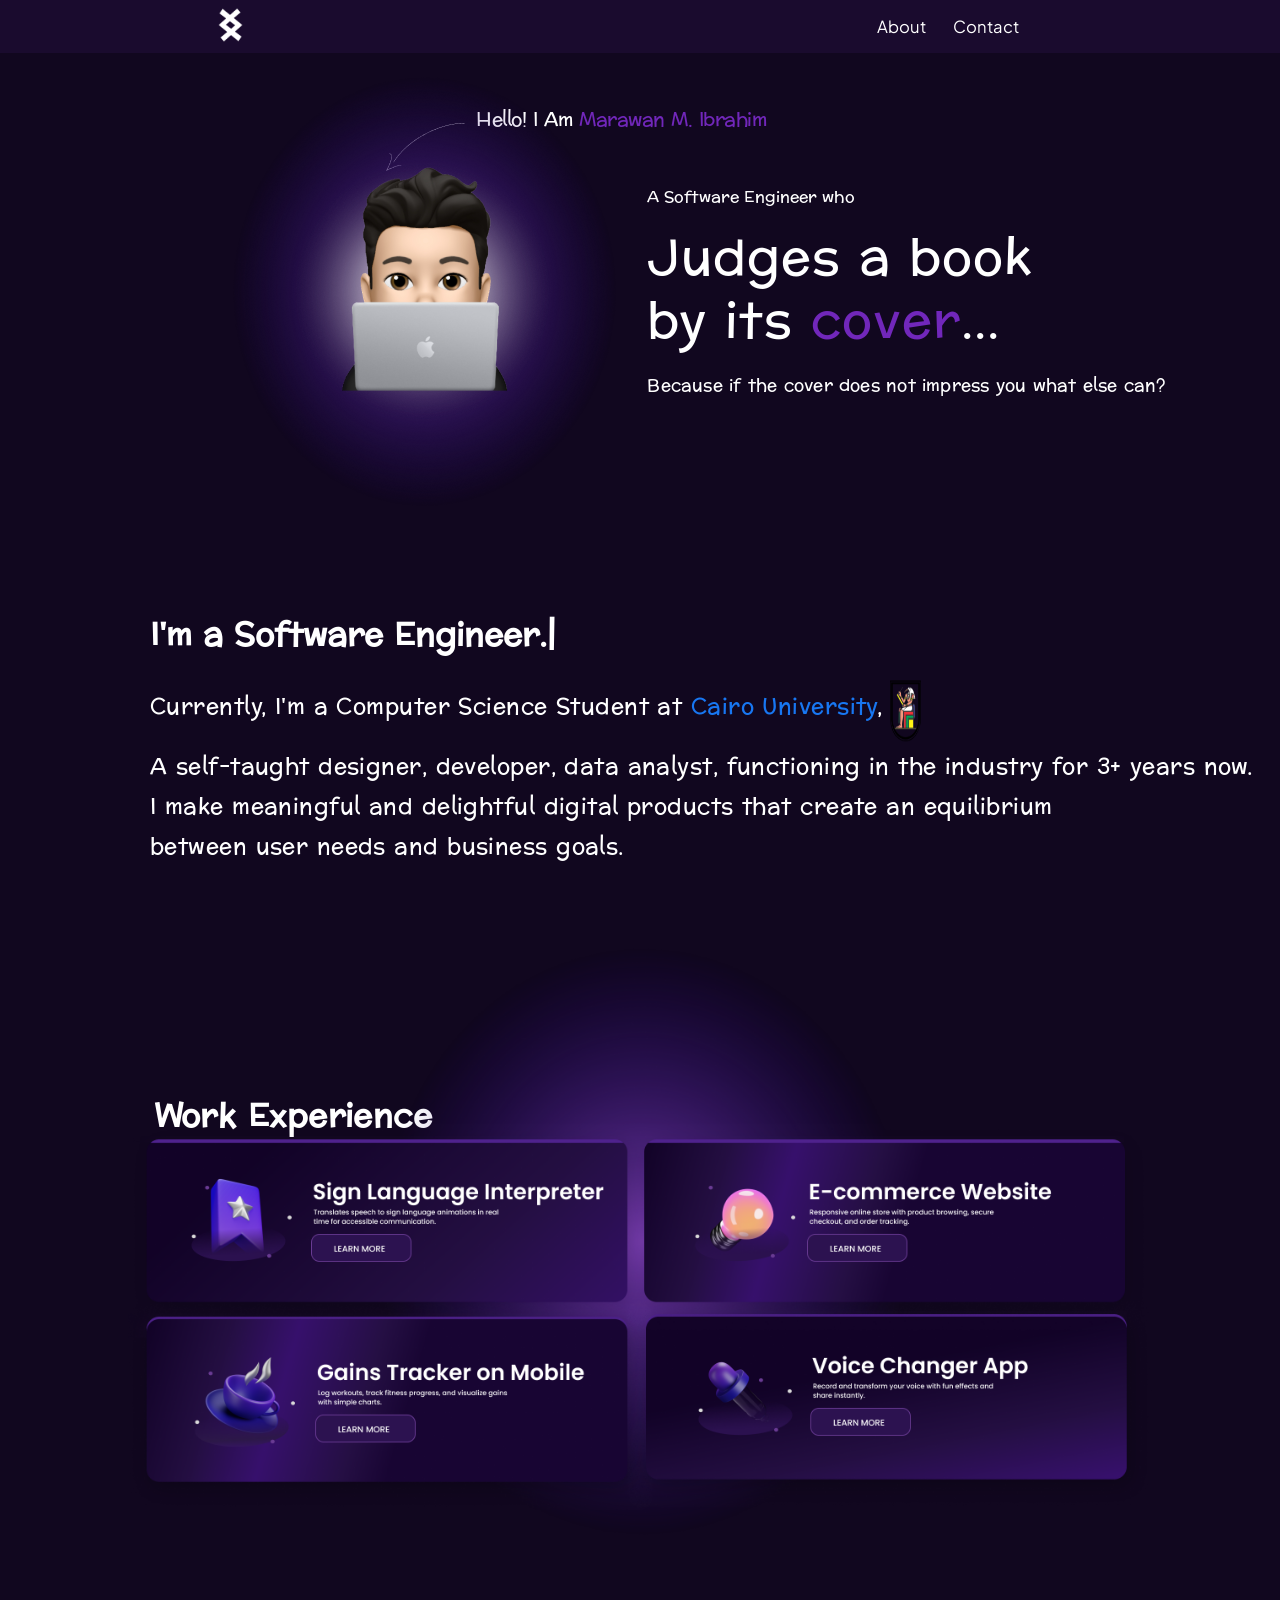
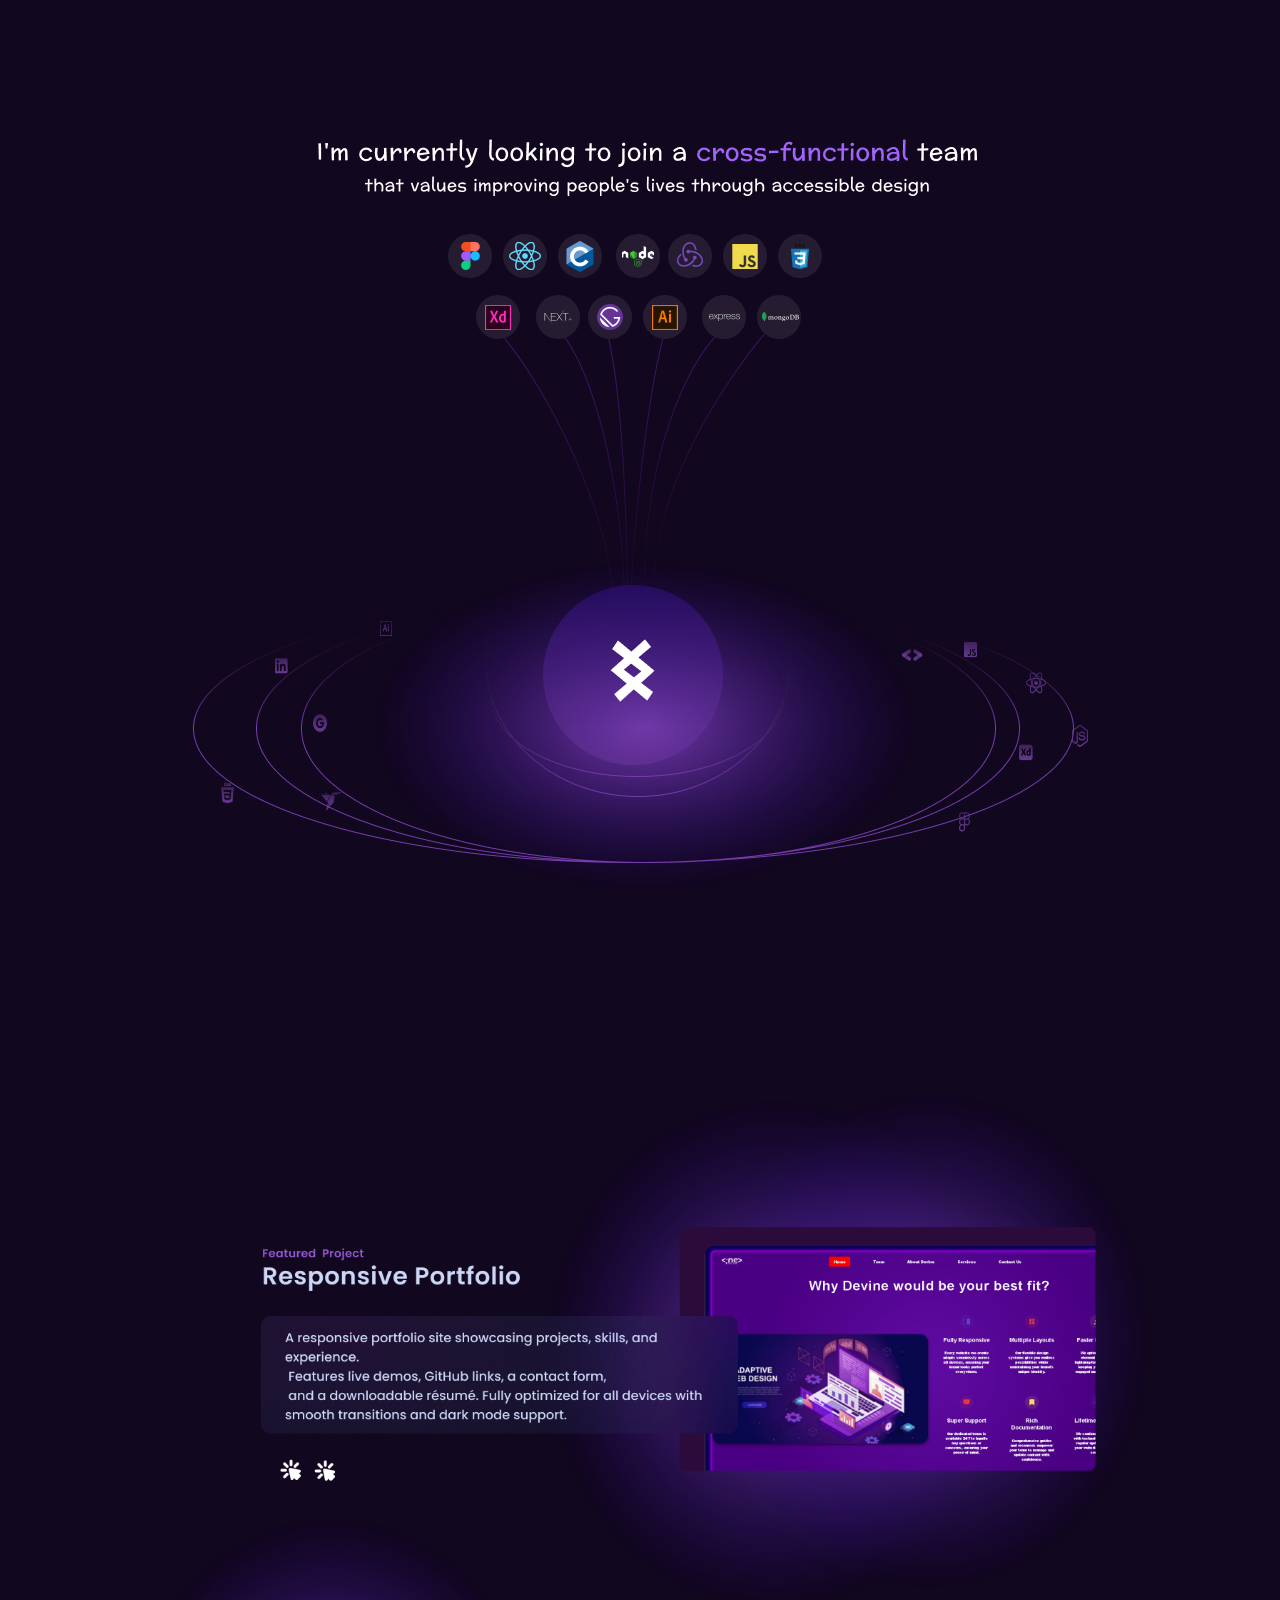
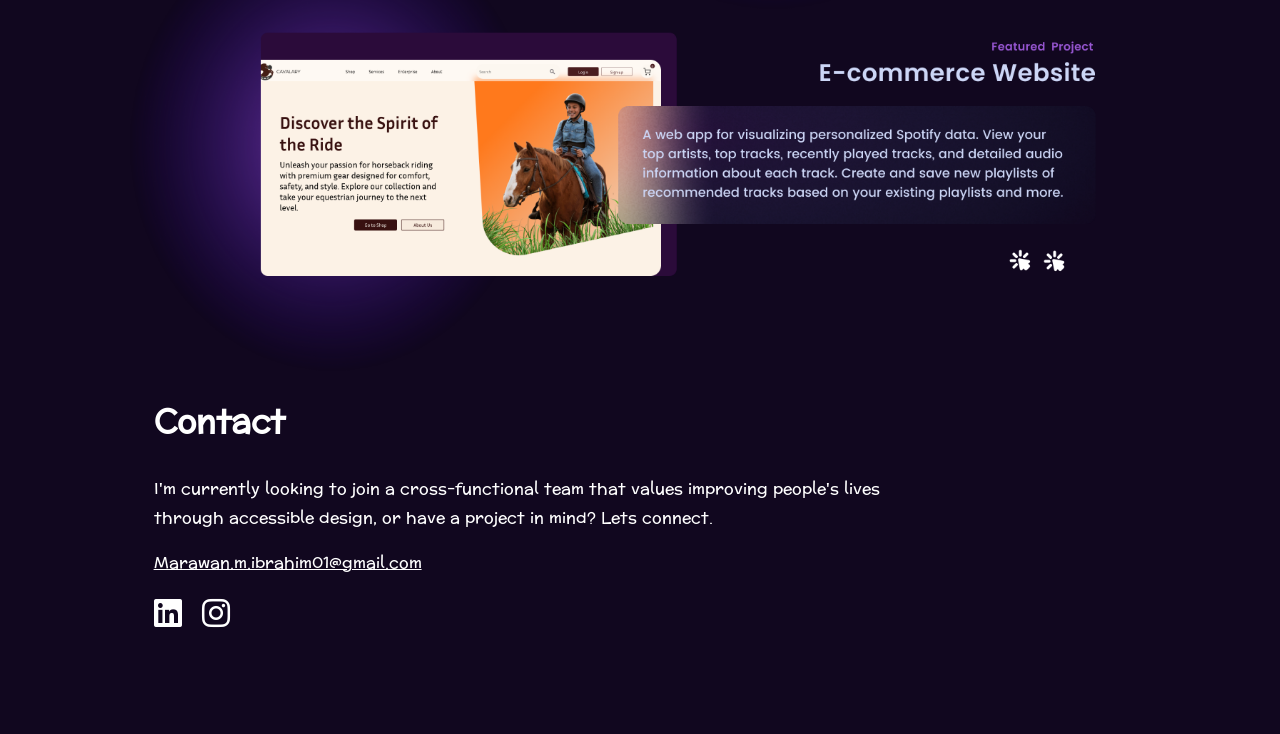
<file: MyPortfolio/index.html>
<!DOCTYPE html>
<html lang="en">
<head>
    <link rel="stylesheet" href="https://cdnjs.cloudflare.com/ajax/libs/font-awesome/6.5.0/css/all.min.css">
    <link href="https://fonts.googleapis.com/css2?family=Plus+Jakarta+Sans&family=Preahvihear&display=swap" rel="stylesheet">
    <meta charset="UTF-8">
    <meta name="viewport" content="width=device-width, initial-scale=1.0">
    <link rel="stylesheet" href="styles.css">
    <title>My Portfolio</title>
</head>
<body>
<nav class="navbar">
    <div class="logo">
        <img src="logo.png" alt="Logo">
    </div>
    <ul class="menu">
        <li><a href="#about">About</a></li>
        <li><a href="#contact">Contact</a></li>
    </ul>
</nav>

<div class="main">
    <div class="arrow">
        <img src="arrow.png" alt="">
        <p class="hey">Hello! I Am <span class="purple">Marawan M. Ibrahim</span></p>
    </div>
    <div class="mainn" id="about">
        <img class="man" src="man.png" alt="">
        <div class="intro">
            <p>A Software Engineer who</p>
            <h1>Judges a book by its <span class="purple">cover</span>...</h1>
            <p class="small">Because if the cover does not impress you what else can?</p>
        </div>
    </div>
    <div class="me">
        <h1>I'm a Software Engineer.|</h1>
        <div class="row">
            <p>Currently, I'm a Computer Science Student at <span class="blue">Cairo University</span>, </p>
            <img class="cario" src="cairo.png">
        </div>
        <p>A self-taught designer, developer, data analyst, functioning in the industry for 3+ years now.<br>
            I make meaningful and delightful digital products that create an equilibrium<br>
            between user needs and business goals.</p>
    </div>
    <div class="work">
        <h1>Work Experience</h1>
        <img src="work.png" alt="">
    </div>
    <div class="skills">
        <img src="skills.png" alt="">
    </div>
    <div class="preview">
        <img src="preview.png" alt="">
    </div>
    <div class="contact" id="contact">
        <h1>Contact</h1>
        <p>I'm currently looking to join a cross-functional team that values improving people's lives<br>
            through accessible design, or have a project in mind? Lets connect.</p>
        <p><a href="mailto:Marawan.m.ibrahim01@gmail.com">Marawan.m.ibrahim01@gmail.com</a></p>
        <div class="socials">
            <a href="https://www.linkedin.com/in/marawan-m-ibrahim-6136312b7/" target="_blank" aria-label="LinkedIn">
                <i class="fab fa-linkedin fa-2x"></i>
            </a>
            <a href="https://www.instagram.com/Lowkey.marawan_" target="_blank" aria-label="Instagram">
                <i class="fab fa-instagram fa-2x"></i>
            </a>
        </div>

    </div>
</div>
</body>
</html>
</file>
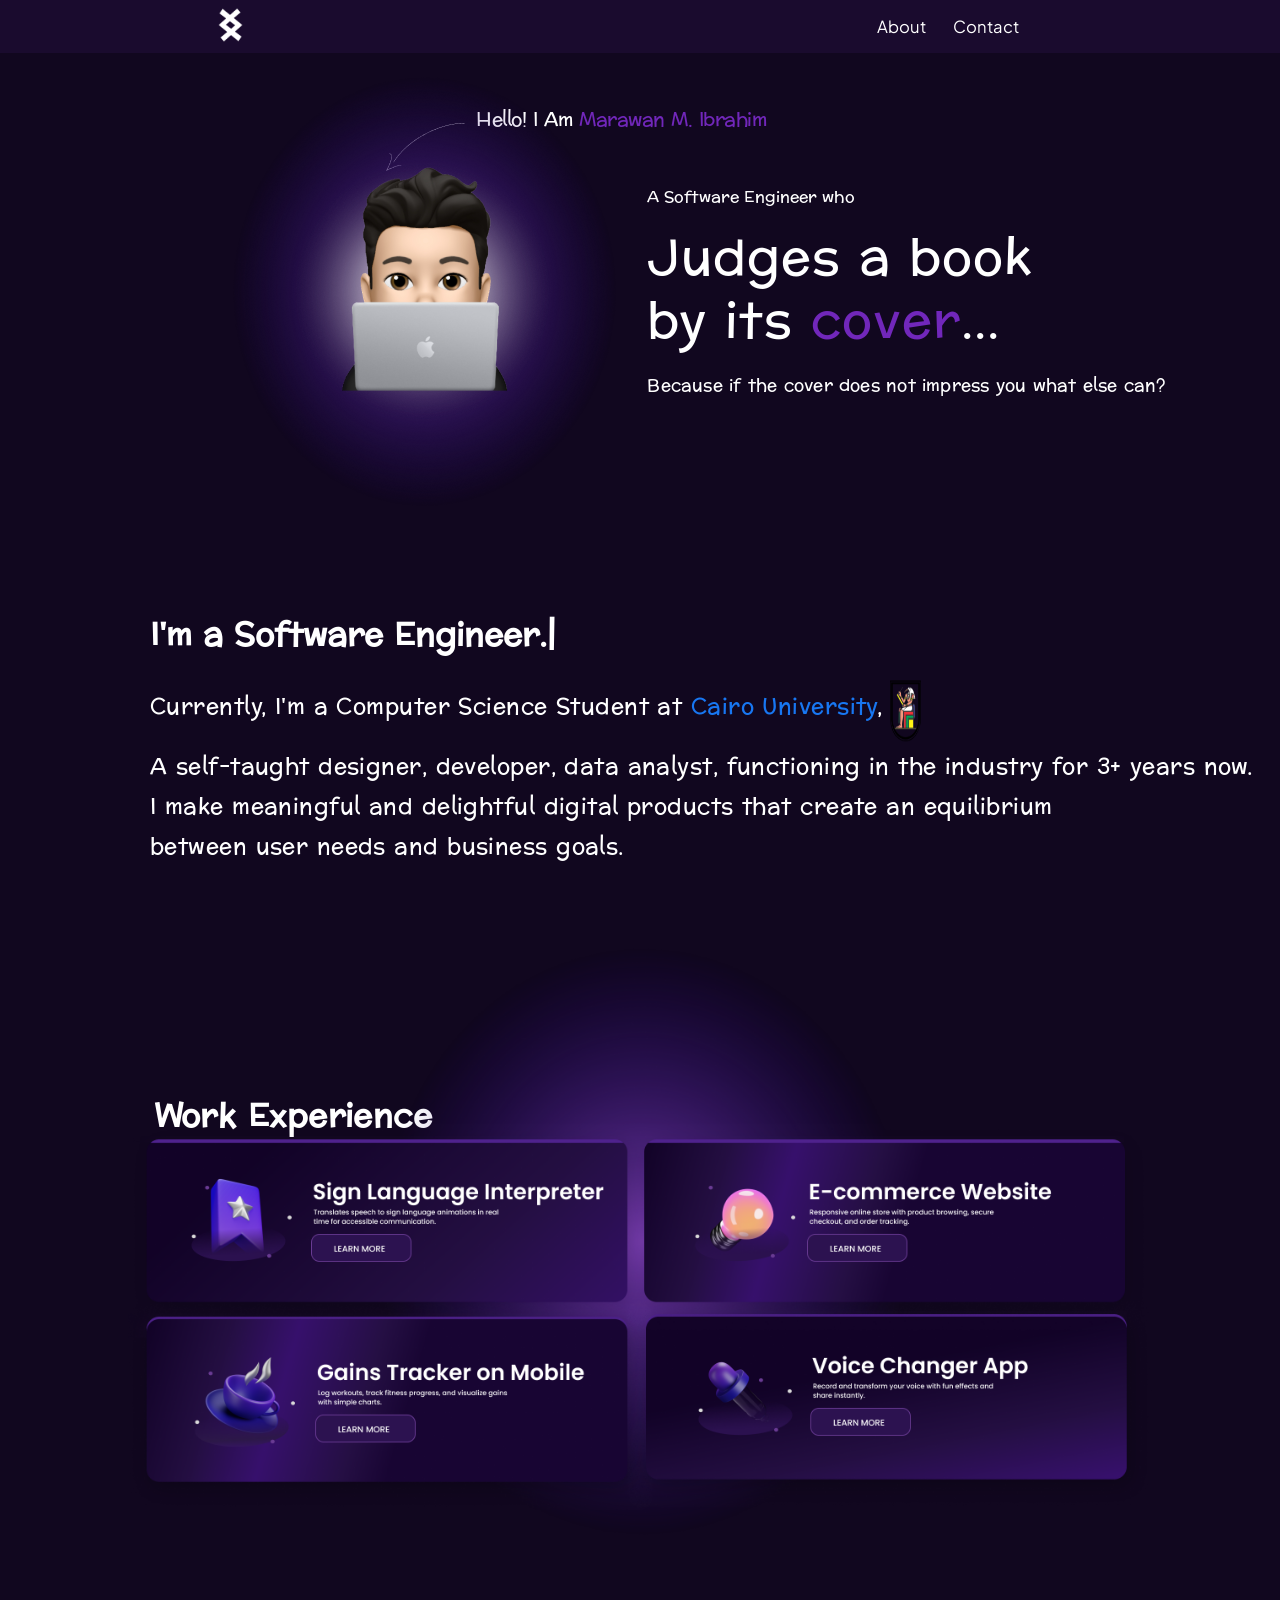
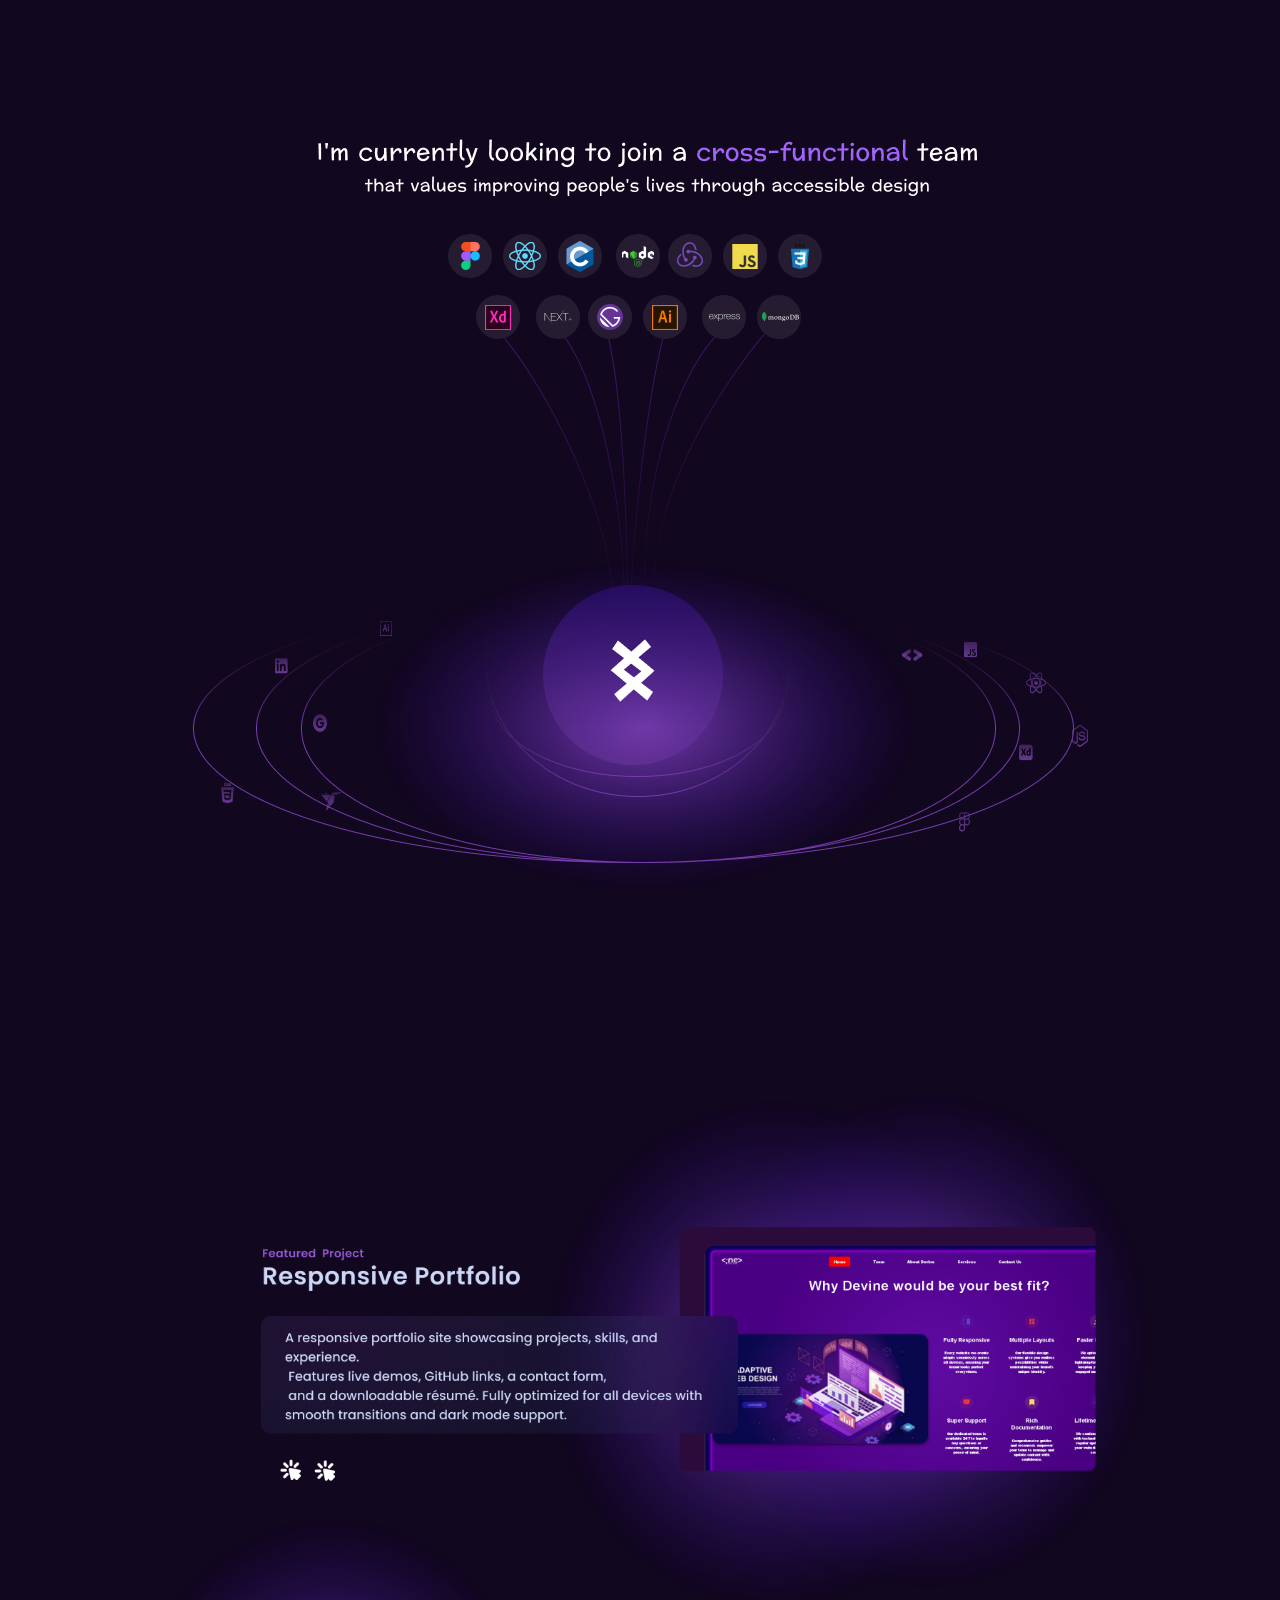
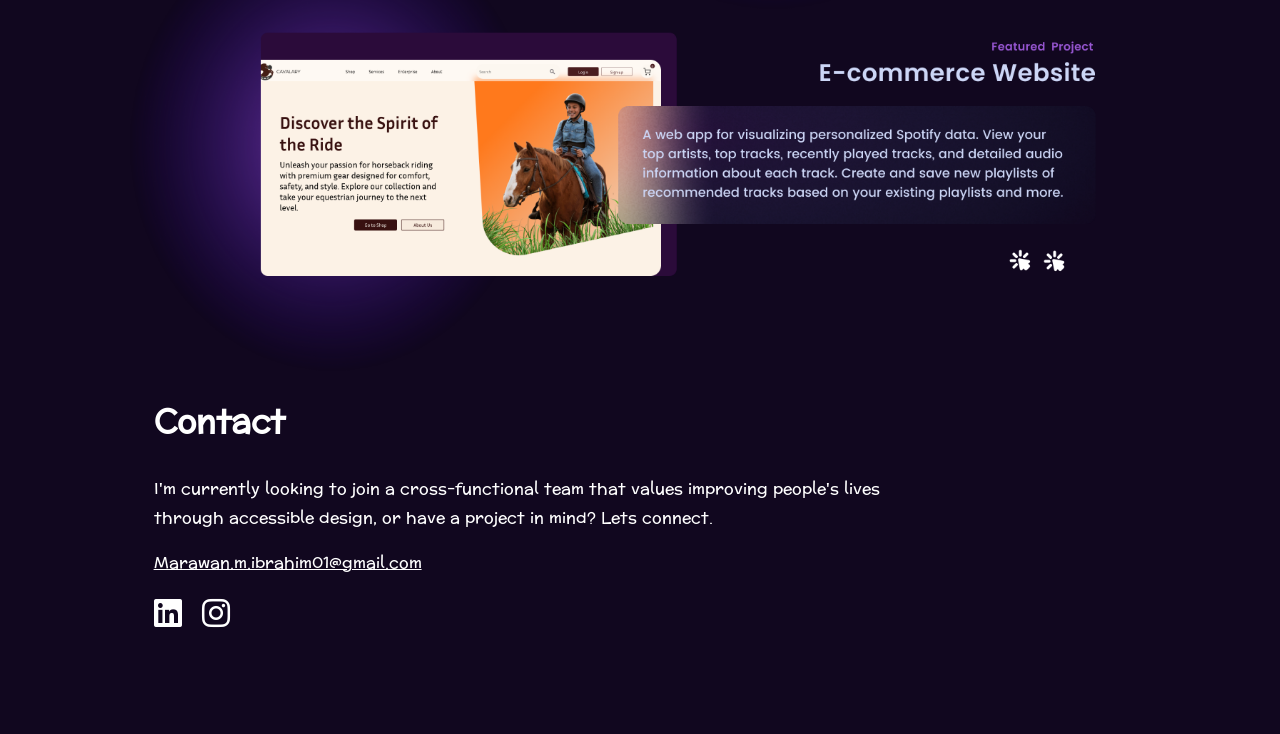
<file: untitled1/index.html>
<!DOCTYPE html>
<html lang="en">
<head>
    <link rel="stylesheet" href="https://cdnjs.cloudflare.com/ajax/libs/font-awesome/6.5.0/css/all.min.css">
    <link href="https://fonts.googleapis.com/css2?family=Plus+Jakarta+Sans&family=Preahvihear&display=swap" rel="stylesheet">
    <meta charset="UTF-8">
    <meta name="viewport" content="width=device-width, initial-scale=1.0">
    <link rel="stylesheet" href="styles.css">
    <title>My Portfolio</title>
</head>
<body>
<nav class="navbar">
    <div class="logo">
        <img src="logo.png" alt="Logo">
    </div>
    <ul class="menu">
        <li><a href="#">About</a></li>
        <li><a href="#">Contact</a></li>
    </ul>
</nav>

<div class="main">
    <div class="arrow">
        <img src="arrow.png" alt="">
        <p class="hey">Hello! I Am <span class="purple">Marawan M. Ibrahim</span></p>
    </div>
    <div class="mainn">
        <img class="man" src="man.png" alt="">
        <div class="intro">
            <p>A Software Engineer who</p>
            <h1>Judges a book by its <span class="purple">cover</span>...</h1>
            <p class="small">Because if the cover does not impress you what else can?</p>
        </div>
    </div>
    <div class="me">
        <h1>I'm a Software Engineer.|</h1>
        <div class="row">
            <p>Currently, I'm a Computer Science Student at <span class="blue">Cairo University</span>, </p>
            <img class="cario" src="cairo.png">
        </div>
        <p>A self-taught designer, developer, data analyst, functioning in the industry for 3+ years now.<br>
            I make meaningful and delightful digital products that create an equilibrium<br>
            between user needs and business goals.</p>
    </div>
    <div class="work">
        <h1>Work Experience</h1>
        <img src="work.png" alt="">
    </div>
    <div class="skills">
        <img src="skills.png" alt="">
    </div>
    <div class="preview">
        <img src="preview.png" alt="">
    </div>
    <div class="contact">
        <h1>Contact</h1>
        <p>I'm currently looking to join a cross-functional team that values improving people's lives<br>
            through accessible design, or have a project in mind? Lets connect.</p>
        <p><a href="mailto:Marawan.m.ibrahim01@gmail.com">Marawan.m.ibrahim01@gmail.com</a></p>
        <div class="socials">
            <a href="https://www.linkedin.com/in/marawan-m-ibrahim-6136312b7/" target="_blank" aria-label="LinkedIn">
                <i class="fab fa-linkedin fa-2x"></i>
            </a>
            <a href="https://www.instagram.com/Lowkey.marawan_" target="_blank" aria-label="Instagram">
                <i class="fab fa-instagram fa-2x"></i>
            </a>
        </div>

    </div>
</div>
</body>
</html>
</file>
<file: MyPortfolio/styles.css>
:root {
    background-color: #11071F;

}
html {
    scroll-behavior: smooth;
}

body {

    font-family: "Plus Jakarta Sans", sans-serif;
    margin: 0;
    padding: 0;
}

.navbar {
    background-color: #1A0B2E;
    display: flex;
    align-items: center;
    justify-content: space-between;
    padding: 0.521vw 2.604vw;
    padding-left: 15.417vw;
    padding-right: 20.417vw;

}

.logo img {
    width: 5.208vw;
    height: auto;
}

.menu {

    list-style: none;
    display: flex;
    gap: 2.083vw;
    margin: 0;
    padding: 0;
}

.menu li a {
    font-size: clamp(1vw, 1.3vw, 2vw);
    text-decoration: none;
    color: white;
}

@media (orientation: portrait) {
    .navbar {
        flex-direction: row;
        align-items: flex-start;
        padding: 4vw 6vw;
        padding-left: 6vw;
        padding-right: 6vw;
    }

    .logo img {
        width: 10vw;
        margin-bottom: 2vw;
    }

    .menu {
        flex-direction: row;
        align-items: flex-start;
        gap: 3vw;
    }

    .menu li a {
        font-size: clamp(3.5vw, 4vw, 5vw);
    }
}


.arrow{
    display: flex;
    color: white;
    justify-content: center;
    margin-bottom:-130px;
    margin-left: -150px;
    text-align: left;
    font-family: "Preahvihear", sans-serif;
    font-size: 19px;
    font-style: normal;
    font-weight: 400;
    line-height: 97px; /* 510.526% */
    letter-spacing: -0.5px;

}
.arrow img{
    margin-right: -10px;
    padding-top:35px;
}

.purple{
    color: #7127BA;
}
.mainn{
    gap:30px;
    margin-top: -60px;
    margin-left: -70px;
    display: flex;
    flex-direction: row;
    align-items: center;
    justify-content: left;
    padding-left: 8vw;
    color: white;
    font-family: "Preahvihear", sans-serif;

}
.mainn h1{
    color: #FFF;
    font-family: "Preahvihear";
    font-size: 50px;
    font-style: normal;
    font-weight: 400;
    margin: 0;
    line-height: 126.664%; /* 63.332px */
    letter-spacing: 1px;
    max-width:450px;

}
.intro{
    display: flex;
    flex-direction: column;

}
.small{
    color: #FFF;
    text-align: center;
    font-family: "Preahvihear";
    font-size: 17px;
    font-style: normal;
    font-weight: 400;
    line-height: normal;
    letter-spacing: 0.22px;
}
.man{
    display:flex;
    flex-direction: column;
    padding-left: 200px;
    justify-content: left;
}
.man img{

    width: 165px;
    height: 223px;
}

.circle{
    position: absolute;
    top: 150px;
    left: 190px;
    z-index: -1;
}
.gradient{
    position: absolute;
    top: 80px;
    left: 130px;
    z-index: -1;
}


.me{
    font-family: "Preahvihear", sans-serif;
    display: flex;
    flex-direction: column;
    padding-left: 150px;
    justify-content: center;
    color: white;
}
.me h1{
    margin-top: 100px;
}
.me p{
    color: #FFF;
    margin: 0;
    font-family: Preahvihear;
    font-size: 22px;
    font-style: normal;
    font-weight: 400;
    line-height: normal;
    letter-spacing: 0.44px;
}
.blue{
    color: #1877F2;
}
.me img{
    width: 46px;
    height: auto;
    display: flex;
    margin-top: -10px;

}
.row{
    display: flex;
    flex-direction: row;

}
.row p{
    margin-bottom: 20px;
}
.work{
    margin-top: 200px;
    color: white;
    font-family: "Preahvihear", sans-serif;
    font-size: 16px;
    font-style: normal;
    font-weight: 400;
    line-height: normal;
    letter-spacing: 0.44px;
    display: flex;
    flex-direction: column;
    justify-content: center;
    align-items: left;
}
.work h1{
    padding-left: 12%;

    margin-bottom: -200px;
}
.work img{
    align-self: center;
    width: 80%;
    height: auto;
}
.skills{
    margin-top: 200px;
    display: flex;
    flex-direction: column;
    justify-content: center;
    align-items: center;
    width: auto;
}
.preview{
    margin-top: 200px;
    display: flex;
    flex-direction: column;
    justify-content: center;
    align-items: center;
    width: auto;
}
.preview img{
    align-self: center;
    width: 80%;
    height: auto;
}
.contact{
    color: white;
    font-family: "Preahvihear", sans-serif;
    padding-left: 12%;

}
.contact a{
    color: white;
}
.socials {
    display: flex;
    gap: 20px;
    margin-top: 20px;
    margin-bottom: 100px;
}

.socials a {
    color: white;
    text-decoration: none;
    transition: color 0.3s;
}

.socials a:hover {
    color: #7127BA;
}
</file>
<file: untitled1/styles.css>
:root {
    background-color: #11071F;

}

body {

    font-family: "Plus Jakarta Sans", sans-serif;
    margin: 0;
    padding: 0;
}

.navbar {
    background-color: #1A0B2E;
    display: flex;
    align-items: center;
    justify-content: space-between;
    padding: 0.521vw 2.604vw;
    padding-left: 15.417vw;
    padding-right: 20.417vw;

}

.logo img {
    width: 5.208vw;
    height: auto;
}

.menu {

    list-style: none;
    display: flex;
    gap: 2.083vw;
    margin: 0;
    padding: 0;
}

.menu li a {
    font-size: clamp(1vw, 1.3vw, 2vw);
    text-decoration: none;
    color: white;
}

@media (orientation: portrait) {
    .navbar {
        flex-direction: row;
        align-items: flex-start;
        padding: 4vw 6vw;
        padding-left: 6vw;
        padding-right: 6vw;
    }

    .logo img {
        width: 10vw;
        margin-bottom: 2vw;
    }

    .menu {
        flex-direction: row;
        align-items: flex-start;
        gap: 3vw;
    }

    .menu li a {
        font-size: clamp(3.5vw, 4vw, 5vw);
    }
}


.arrow{
    display: flex;
    color: white;
    justify-content: center;
    margin-bottom:-130px;
    margin-left: -150px;
    text-align: left;
    font-family: "Preahvihear", sans-serif;
    font-size: 19px;
    font-style: normal;
    font-weight: 400;
    line-height: 97px; /* 510.526% */
    letter-spacing: -0.5px;

}
.arrow img{
    margin-right: -10px;
    padding-top:35px;
}

.purple{
    color: #7127BA;
}
.mainn{
    gap:30px;
    margin-top: -60px;
    margin-left: -70px;
    display: flex;
    flex-direction: row;
    align-items: center;
    justify-content: left;
    padding-left: 8vw;
    color: white;
    font-family: "Preahvihear", sans-serif;

}
.mainn h1{
    color: #FFF;
    font-family: "Preahvihear";
    font-size: 50px;
    font-style: normal;
    font-weight: 400;
    margin: 0;
    line-height: 126.664%; /* 63.332px */
    letter-spacing: 1px;
    max-width:450px;

}
.intro{
    display: flex;
    flex-direction: column;

}
.small{
    color: #FFF;
    text-align: center;
    font-family: "Preahvihear";
    font-size: 17px;
    font-style: normal;
    font-weight: 400;
    line-height: normal;
    letter-spacing: 0.22px;
}
.man{
    display:flex;
    flex-direction: column;
    padding-left: 200px;
    justify-content: left;
}
.man img{

    width: 165px;
    height: 223px;
}

.circle{
    position: absolute;
    top: 150px;
    left: 190px;
    z-index: -1;
}
.gradient{
    position: absolute;
    top: 80px;
    left: 130px;
    z-index: -1;
}


.me{
    font-family: "Preahvihear", sans-serif;
    display: flex;
    flex-direction: column;
    padding-left: 150px;
    justify-content: center;
    color: white;
}
.me h1{
    margin-top: 100px;
}
.me p{
    color: #FFF;
    margin: 0;
    font-family: Preahvihear;
    font-size: 22px;
    font-style: normal;
    font-weight: 400;
    line-height: normal;
    letter-spacing: 0.44px;
}
.blue{
    color: #1877F2;
}
.me img{
    width: 46px;
    height: auto;
    display: flex;
    margin-top: -10px;

}
.row{
    display: flex;
    flex-direction: row;

}
.row p{
    margin-bottom: 20px;
}
.work{
    margin-top: 200px;
    color: white;
    font-family: "Preahvihear", sans-serif;
    font-size: 16px;
    font-style: normal;
    font-weight: 400;
    line-height: normal;
    letter-spacing: 0.44px;
    display: flex;
    flex-direction: column;
    justify-content: center;
    align-items: left;
}
.work h1{
    padding-left: 12%;

    margin-bottom: -200px;
}
.work img{
    align-self: center;
    width: 80%;
    height: auto;
}
.skills{
    margin-top: 200px;
    display: flex;
    flex-direction: column;
    justify-content: center;
    align-items: center;
    width: auto;
}
.preview{
    margin-top: 200px;
    display: flex;
    flex-direction: column;
    justify-content: center;
    align-items: center;
    width: auto;
}
.preview img{
    align-self: center;
    width: 80%;
    height: auto;
}
.contact{
    color: white;
    font-family: "Preahvihear", sans-serif;
    padding-left: 12%;

}
.contact a{
    color: white;
}
.socials {
    display: flex;
    gap: 20px;
    margin-top: 20px;
    margin-bottom: 100px;
}

.socials a {
    color: white;
    text-decoration: none;
    transition: color 0.3s;
}

.socials a:hover {
    color: #7127BA;
}
</file>
